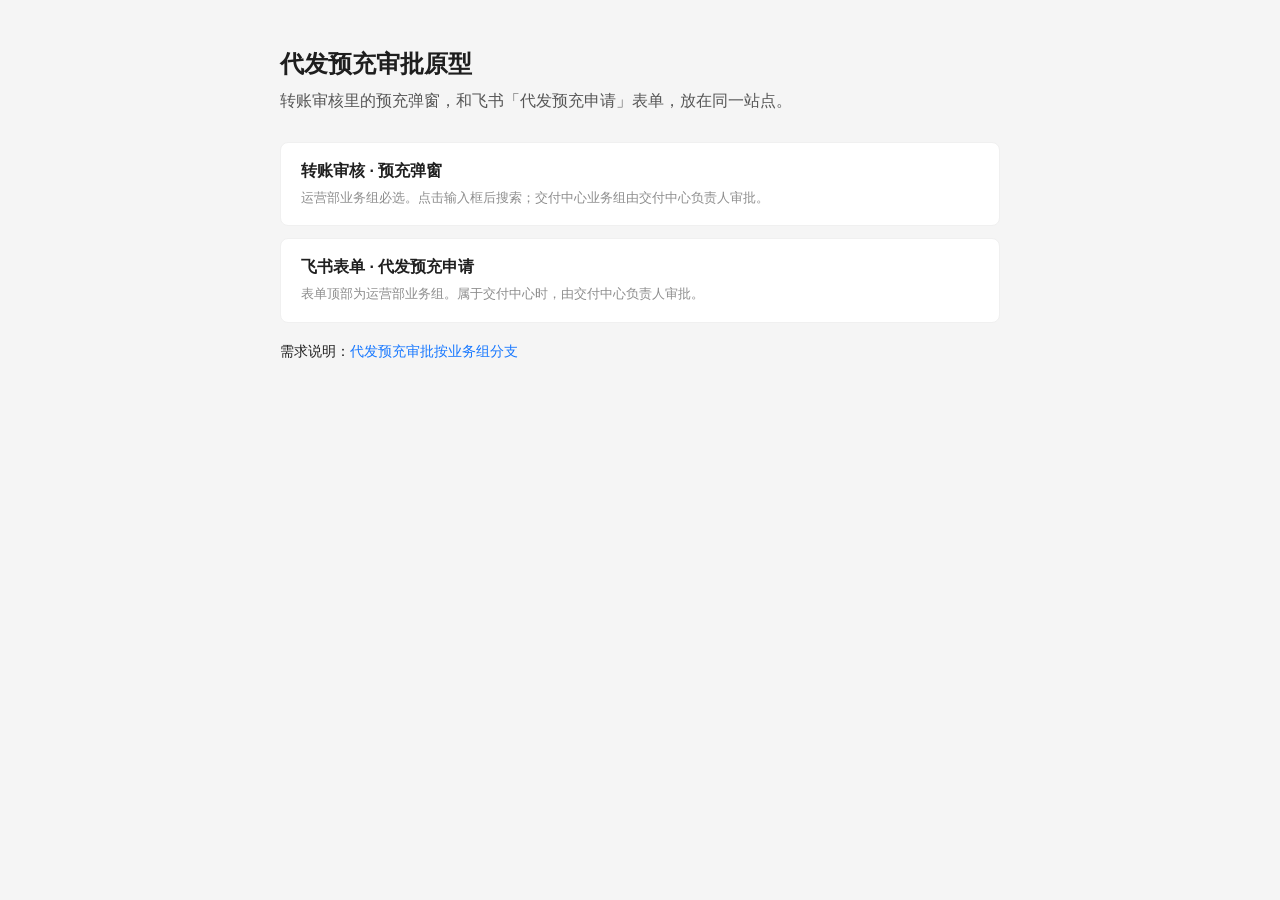
<file: index.html>
<!DOCTYPE html>
<html lang="zh-CN">
<head>
  <meta charset="utf-8" />
  <meta name="viewport" content="width=device-width, initial-scale=1" />
  <title>代发预充审批原型</title>
  <style>
    :root { color-scheme: light; }
    * { box-sizing: border-box; }
    body {
      margin: 0;
      min-height: 100vh;
      background: #f5f5f5;
      color: rgba(0, 0, 0, 0.88);
      font-family: "PingFang SC", "Hiragino Sans GB", "Noto Sans SC", "Microsoft YaHei", sans-serif;
    }
    main { max-width: 760px; margin: 0 auto; padding: 48px 20px 72px; }
    h1 { margin: 0 0 8px; font-size: 24px; font-weight: 600; }
    .lead { margin: 0 0 28px; color: rgba(0, 0, 0, 0.65); line-height: 1.6; }
    .cards { display: grid; gap: 12px; }
    a.card {
      display: block;
      padding: 18px 20px;
      background: #fff;
      border: 1px solid #f0f0f0;
      border-radius: 8px;
      text-decoration: none;
      color: inherit;
    }
    a.card:hover { border-color: #1677ff; }
    a.card strong { display: block; font-size: 16px; font-weight: 600; }
    a.card span { display: block; margin-top: 6px; color: rgba(0, 0, 0, 0.45); font-size: 13px; line-height: 1.5; }
    .doc {
      margin-top: 20px;
      font-size: 14px;
    }
    .doc a { color: #1677ff; text-decoration: none; }
    .doc a:hover { text-decoration: underline; }
  </style>
</head>
<body>
  <main>
    <h1>代发预充审批原型</h1>
    <p class="lead">转账审核里的预充弹窗，和飞书「代发预充申请」表单，放在同一站点。</p>
    <div class="cards">
      <a class="card" href="review/">
        <strong>转账审核 · 预充弹窗</strong>
        <span>运营部业务组必选。点击输入框后搜索；交付中心业务组由交付中心负责人审批。</span>
      </a>
      <a class="card" href="form/">
        <strong>飞书表单 · 代发预充申请</strong>
        <span>表单顶部为运营部业务组。属于交付中心时，由交付中心负责人审批。</span>
      </a>
    </div>
    <p class="doc">需求说明：<a href="https://bestfulfill.feishu.cn/wiki/RST4woQUsiJ3yFkPdu9czQxlntc" target="_blank" rel="noopener">代发预充审批按业务组分支</a></p>
  </main>
</body>
</html>
</file>
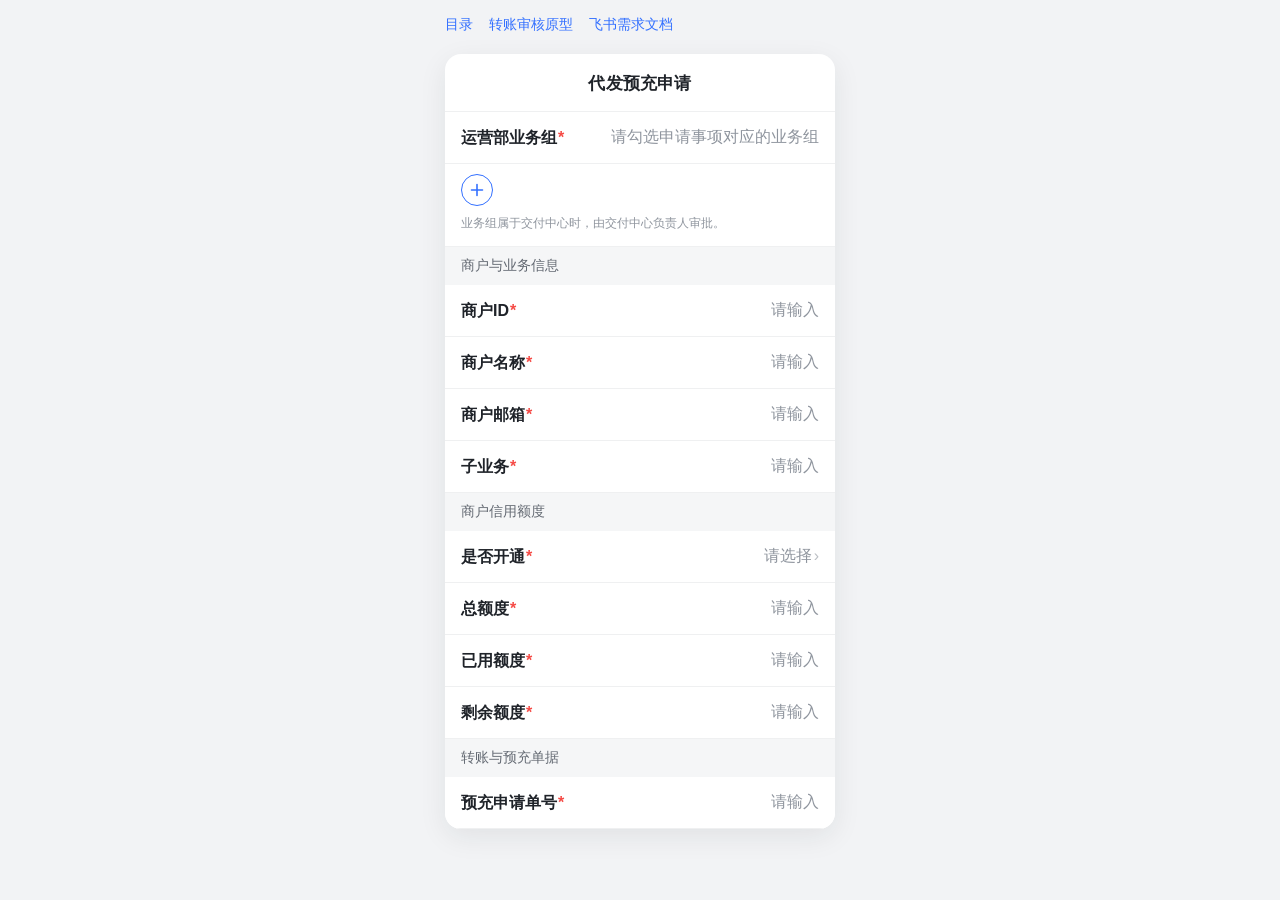
<file: form/index.html>
<!DOCTYPE html>
<html lang="zh-CN">
<head>
  <meta charset="utf-8" />
  <meta name="viewport" content="width=device-width, initial-scale=1" />
  <title>代发预充申请</title>
  <style>
    :root {
      --bg: #f2f3f5;
      --card: #ffffff;
      --line: #eff0f1;
      --section: #f5f6f7;
      --text: #1f2329;
      --placeholder: #8f959e;
      --star: #f54a45;
      --blue: #3370ff;
      --muted: #646a73;
    }
    * { box-sizing: border-box; }
    body {
      margin: 0;
      min-height: 100vh;
      background: var(--bg);
      color: var(--text);
      font-family: "PingFang SC", "Hiragino Sans GB", "Noto Sans SC", "Microsoft YaHei", sans-serif;
      display: flex;
      flex-direction: column;
      align-items: center;
      padding: 0 16px 64px;
    }
    .site-nav {
      width: min(390px, 100%);
      display: flex;
      gap: 16px;
      align-items: center;
      padding: 16px 0 20px;
      font-size: 14px;
    }
    .site-nav a { color: var(--blue); text-decoration: none; }
    .site-nav a:hover { text-decoration: underline; }
    .sheet {
      width: 390px;
      background: var(--card);
      border-radius: 16px;
      box-shadow: 0 8px 28px rgba(31, 35, 41, 0.08);
      overflow: hidden;
    }
    h1 {
      margin: 0;
      padding: 18px 16px 16px;
      text-align: center;
      font-size: 17px;
      font-weight: 600;
      letter-spacing: 0.2px;
      border-bottom: 1px solid var(--line);
    }
    .section {
      margin: 0;
      padding: 10px 16px;
      background: var(--section);
      color: var(--muted);
      font-size: 14px;
      font-weight: 400;
    }
    .row {
      min-height: 52px;
      padding: 0 16px;
      display: flex;
      align-items: center;
      justify-content: space-between;
      gap: 16px;
      border-bottom: 1px solid var(--line);
      background: var(--card);
    }
    .label {
      flex: none;
      font-size: 16px;
      font-weight: 600;
      line-height: 22px;
    }
    .star { color: var(--star); font-style: normal; font-weight: 600; margin-left: 1px; }
    .placeholder {
      min-width: 0;
      color: var(--placeholder);
      font-size: 16px;
      font-weight: 400;
      text-align: right;
      white-space: nowrap;
      overflow: hidden;
      text-overflow: ellipsis;
    }
    .chev { margin-left: 2px; color: #bbbfc4; }
    .group-add {
      padding: 10px 16px 14px;
      border-bottom: 1px solid var(--line);
      background: var(--card);
    }
    .plus {
      width: 32px;
      height: 32px;
      border-radius: 50%;
      border: 1.5px solid var(--blue);
      background: transparent;
      color: var(--blue);
      display: grid;
      place-items: center;
      padding: 0;
    }
    .plus svg { display: block; }
    .desc {
      margin: 8px 0 0;
      color: var(--placeholder);
      font-size: 12px;
      line-height: 1.5;
    }
  </style>
</head>
<body>
  <nav class="site-nav" aria-label="原型导航">
    <a href="../">目录</a>
    <a href="../review/">转账审核原型</a>
    <a href="https://bestfulfill.feishu.cn/wiki/RST4woQUsiJ3yFkPdu9czQxlntc" target="_blank" rel="noopener">飞书需求文档</a>
  </nav>
  <article class="sheet" aria-label="代发预充申请">
    <h1>代发预充申请</h1>

    <div class="row">
      <span class="label">运营部业务组<i class="star">*</i></span>
      <span class="placeholder">请勾选申请事项对应的业务组</span>
    </div>
    <div class="group-add">
      <button type="button" class="plus" aria-label="添加运营部业务组">
        <svg width="16" height="16" viewBox="0 0 16 16" fill="none" aria-hidden="true">
          <path d="M8 2.5v11M2.5 8h11" stroke="currentColor" stroke-width="1.6" stroke-linecap="round"></path>
        </svg>
      </button>
      <p class="desc">业务组属于交付中心时，由交付中心负责人审批。</p>
    </div>

    <h2 class="section">商户与业务信息</h2>
    <div class="row">
      <span class="label">商户ID<i class="star">*</i></span>
      <span class="placeholder">请输入</span>
    </div>
    <div class="row">
      <span class="label">商户名称<i class="star">*</i></span>
      <span class="placeholder">请输入</span>
    </div>
    <div class="row">
      <span class="label">商户邮箱<i class="star">*</i></span>
      <span class="placeholder">请输入</span>
    </div>
    <div class="row">
      <span class="label">子业务<i class="star">*</i></span>
      <span class="placeholder">请输入</span>
    </div>

    <h2 class="section">商户信用额度</h2>
    <div class="row">
      <span class="label">是否开通<i class="star">*</i></span>
      <span class="placeholder">请选择<span class="chev">›</span></span>
    </div>
    <div class="row">
      <span class="label">总额度<i class="star">*</i></span>
      <span class="placeholder">请输入</span>
    </div>
    <div class="row">
      <span class="label">已用额度<i class="star">*</i></span>
      <span class="placeholder">请输入</span>
    </div>
    <div class="row">
      <span class="label">剩余额度<i class="star">*</i></span>
      <span class="placeholder">请输入</span>
    </div>

    <h2 class="section">转账与预充单据</h2>
    <div class="row">
      <span class="label">预充申请单号<i class="star">*</i></span>
      <span class="placeholder">请输入</span>
    </div>
  </article>
</body>
</html>
</file>
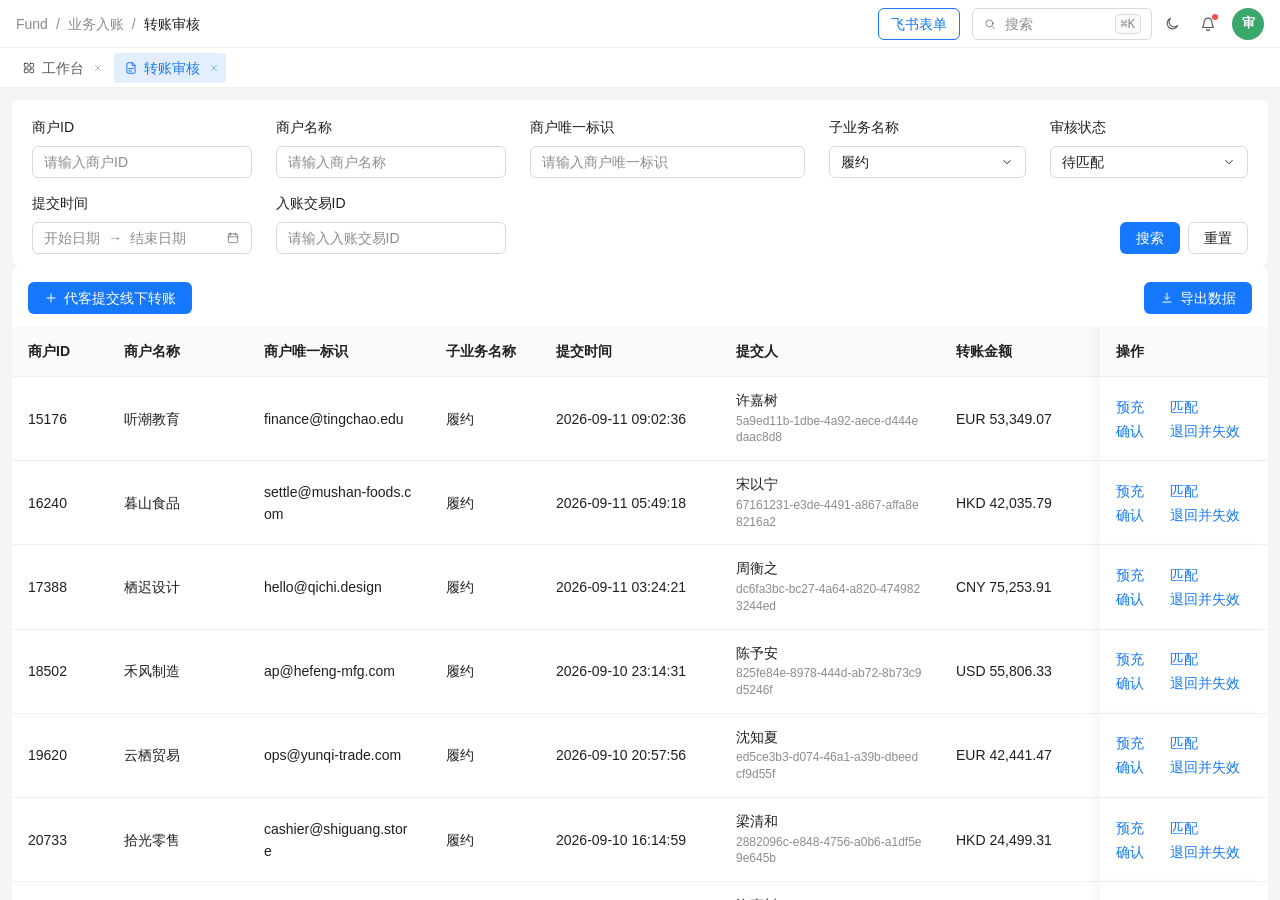
<file: review/index.html>
<!DOCTYPE html>
<html lang="zh-CN">
<head>
  <meta charset="UTF-8">
  <meta name="viewport" content="width=device-width, initial-scale=1.0">
  <title>Fund · 转账审核</title>
  <!--
    按资金后台「转账审核」截图还原版式。
    假设：右侧被挡住的列是转账金额；四项操作为预充、匹配、确认、退回并失效。
    列表、商户和金额都是虚构演示数据，不使用截图里的记录。
    打开时筛选已是「履约 / 待匹配」，与截图初始状态一致；点搜索后才按新条件过滤。
  -->
  <link rel="stylesheet" href="styles.css">
  <script src="../vendor/react.development.js" crossorigin="anonymous"></script>
  <script src="../vendor/react-dom.development.js" crossorigin="anonymous"></script>
  <script src="../vendor/babel.min.js" crossorigin="anonymous"></script>
</head>
<body>
  <div id="root"></div>
  <script type="text/babel" src="tweaks-panel.jsx"></script>
  <script type="text/babel" src="icons.jsx"></script>
  <script src="data.js"></script>
  <script type="text/babel" src="app.jsx"></script>
  <script type="text/babel">
    const TWEAK_DEFAULTS = /*EDITMODE-BEGIN*/{
      "primary": "#1677ff",
      "density": "默认",
      "dark": false
    }/*EDITMODE-END*/;

    function Root() {
      const [t, setTweak] = useTweaks(TWEAK_DEFAULTS);
      return <TransferApp t={t} setTweak={setTweak} />;
    }

    const root = ReactDOM.createRoot(document.getElementById("root"));
    root.render(<Root />);
  </script>
</body>
</html>
</file>
<file: review/styles.css>
* { box-sizing: border-box; }

html, body, #root { height: 100%; margin: 0; }

body {
  font-family: "PingFang SC", "Hiragino Sans GB", "Noto Sans SC", "Microsoft YaHei", "Segoe UI", sans-serif;
  color: rgba(0, 0, 0, 0.88);
  background: #f5f5f5;
}

button, input, select, textarea { font: inherit; color: inherit; }
button { cursor: pointer; }
button:disabled { cursor: not-allowed; }

.app {
  --primary: #1677ff;
  --primary-soft: color-mix(in srgb, var(--primary) 12%, #fff);
  --primary-hover: color-mix(in srgb, var(--primary) 82%, #fff);
  --bg: #f5f5f5;
  --card: #ffffff;
  --text: rgba(0, 0, 0, 0.88);
  --text-2: rgba(0, 0, 0, 0.65);
  --text-3: rgba(0, 0, 0, 0.45);
  --line: #f0f0f0;
  --line-strong: #d9d9d9;
  --hover: #fafafa;
  --header: #ffffff;
  --th: #fafafa;
  --shadow: 0 6px 16px rgba(0, 0, 0, 0.08), 0 3px 6px rgba(0, 0, 0, 0.04);
  --ctrl: 32px;
  --row-y: 14px;
  height: 100%;
  display: flex;
  flex-direction: column;
  background: var(--bg);
  color: var(--text);
  font-size: 14px;
  line-height: 1.5715;
}

.app[data-density="紧凑"] { --ctrl: 28px; --row-y: 8px; }
.app[data-density="宽松"] { --ctrl: 36px; --row-y: 18px; }

.app[data-theme="dark"] {
  --primary-soft: color-mix(in srgb, var(--primary) 24%, #1f1f1f);
  --primary-hover: color-mix(in srgb, var(--primary) 78%, #fff);
  --bg: #141414;
  --card: #1f1f1f;
  --text: rgba(255, 255, 255, 0.88);
  --text-2: rgba(255, 255, 255, 0.65);
  --text-3: rgba(255, 255, 255, 0.45);
  --line: #303030;
  --line-strong: #424242;
  --hover: rgba(255, 255, 255, 0.04);
  --header: #1f1f1f;
  --th: #262626;
  --shadow: 0 10px 28px rgba(0, 0, 0, 0.45);
}

.header {
  height: 48px;
  flex: none;
  display: flex;
  align-items: center;
  justify-content: space-between;
  gap: 16px;
  padding: 0 16px;
  background: var(--header);
  border-bottom: 1px solid var(--line);
  position: relative;
  z-index: 20;
}

.crumb {
  min-width: 0;
  display: flex;
  align-items: center;
  gap: 8px;
  color: var(--text-3);
}
.crumb button, .crumb span { white-space: nowrap; }
.crumb button { border: 0; background: transparent; padding: 0; color: inherit; }
.crumb button:hover { color: var(--primary); }
.crumb .current { color: var(--text); }

.tools { display: flex; align-items: center; gap: 4px; }
.form-link {
  height: 32px;
  margin-right: 8px;
  padding: 0 12px;
  border: 1px solid var(--primary);
  border-radius: 6px;
  color: var(--primary);
  background: var(--card);
  display: inline-flex;
  align-items: center;
  text-decoration: none;
  white-space: nowrap;
}
.form-link:hover { background: var(--primary-soft); }

.search-btn {
  height: 32px;
  width: 180px;
  border: 1px solid var(--line-strong);
  border-radius: 6px;
  background: var(--card);
  color: var(--text-3);
  display: flex;
  align-items: center;
  gap: 8px;
  padding: 0 10px;
}
.search-btn:hover { border-color: var(--primary); color: var(--text-2); }
.search-btn span { flex: 1; text-align: left; }
.kbd {
  height: 20px;
  padding: 0 5px;
  border: 1px solid var(--line-strong);
  border-radius: 4px;
  background: var(--th);
  color: var(--text-3);
  font-size: 12px;
  line-height: 18px;
}

.icon-btn {
  width: 32px;
  height: 32px;
  border: 0;
  border-radius: 6px;
  background: transparent;
  color: var(--text-2);
  display: grid;
  place-items: center;
  position: relative;
}
.icon-btn:hover, .icon-btn.on { background: var(--hover); color: var(--text); }
.dot {
  position: absolute;
  top: 6px;
  right: 6px;
  width: 6px;
  height: 6px;
  border-radius: 50%;
  background: #ff4d4f;
}

.avatar-btn {
  width: 32px;
  height: 32px;
  border: 0;
  border-radius: 50%;
  background: #3aa76d;
  color: #fff;
  display: grid;
  place-items: center;
  font-size: 13px;
  font-weight: 600;
  margin-left: 4px;
}

.tabs {
  height: 40px;
  flex: none;
  display: flex;
  align-items: center;
  gap: 4px;
  padding: 0 12px;
  background: var(--header);
  border-bottom: 1px solid var(--line);
}

.tab {
  height: 30px;
  border: 0;
  border-radius: 4px;
  background: transparent;
  color: var(--text-2);
  display: inline-flex;
  align-items: center;
  gap: 6px;
  padding: 0 4px 0 10px;
  white-space: nowrap;
}
.tab:hover { background: var(--hover); }
.tab.active { background: var(--primary-soft); color: var(--primary); }
.tab-x {
  width: 16px;
  height: 16px;
  border: 0;
  border-radius: 4px;
  background: transparent;
  color: inherit;
  display: grid;
  place-items: center;
  padding: 0;
  opacity: 0.55;
}
.tab-x:hover { opacity: 1; background: color-mix(in srgb, var(--primary) 12%, transparent); }

.content {
  flex: 1;
  min-height: 0;
  overflow: auto;
  padding: 12px;
  display: flex;
  flex-direction: column;
  gap: 12px;
}

.card {
  background: var(--card);
  border-radius: 8px;
  padding: 16px 20px 12px;
}

.filter-card { position: relative; z-index: 4; }
.table-card { position: relative; z-index: 1; padding: 12px 0 0; }

.filter-grid {
  display: grid;
  grid-template-columns: 1fr 1.05fr 1.25fr 0.9fr 0.9fr;
  gap: 14px 24px;
  align-items: end;
}

.field { display: flex; flex-direction: column; gap: 8px; min-width: 0; }
.field > span { color: var(--text); }

.control {
  height: var(--ctrl);
  width: 100%;
  border: 1px solid var(--line-strong);
  border-radius: 6px;
  background: var(--card);
  padding: 0 11px;
  outline: none;
}
.control::placeholder { color: var(--text-3); }
.control:hover { border-color: var(--primary); }
.control:focus { border-color: var(--primary); box-shadow: 0 0 0 2px color-mix(in srgb, var(--primary) 16%, transparent); }

.select { position: relative; }
.select-btn {
  display: flex;
  align-items: center;
  justify-content: space-between;
  gap: 8px;
  text-align: left;
  cursor: pointer;
}
.select-btn span { overflow: hidden; text-overflow: ellipsis; white-space: nowrap; }
.select-menu {
  position: absolute;
  left: 0;
  right: 0;
  top: calc(100% + 4px);
  background: var(--card);
  border-radius: 8px;
  box-shadow: var(--shadow);
  padding: 4px;
  z-index: 6;
}
.select-menu button {
  width: 100%;
  height: 32px;
  border: 0;
  border-radius: 6px;
  background: transparent;
  text-align: left;
  padding: 0 10px;
}
.select-menu button:hover, .select-menu button.on { background: var(--primary-soft); color: var(--primary); }

.range {
  display: flex;
  align-items: center;
  gap: 8px;
  position: relative;
}
.range-text {
  border: 0;
  background: transparent;
  padding: 0;
  color: var(--text);
  font-variant-numeric: tabular-nums;
}
.range-text.placeholder { color: var(--text-3); }
.range-arrow, .range .calendar { color: var(--text-3); flex: none; }
.range .calendar { margin-left: auto; display: grid; }
.picker-proxy {
  position: absolute;
  width: 1px;
  height: 1px;
  opacity: 0;
  pointer-events: none;
}

.filter-actions {
  grid-column: 4 / 6;
  display: flex;
  justify-content: flex-end;
  gap: 8px;
}

.btn {
  height: var(--ctrl);
  padding: 0 15px;
  border-radius: 6px;
  border: 1px solid transparent;
  display: inline-flex;
  align-items: center;
  justify-content: center;
  gap: 6px;
  white-space: nowrap;
}
.btn.primary { background: var(--primary); color: #fff; }
.btn.primary:hover { background: var(--primary-hover); }
.btn.default { background: var(--card); color: var(--text); border-color: var(--line-strong); }
.btn.default:hover { color: var(--primary); border-color: var(--primary); }
.btn:disabled { opacity: 0.45; }

.toolbar {
  display: flex;
  align-items: center;
  justify-content: space-between;
  gap: 12px;
  padding: 4px 16px 12px;
}

.table-wrap { width: 100%; overflow: auto; }
table { width: 100%; border-collapse: separate; border-spacing: 0; min-width: 1180px; }
th, td {
  padding: var(--row-y) 16px;
  border-bottom: 1px solid var(--line);
  text-align: left;
  vertical-align: middle;
  font-weight: 400;
  background: var(--card);
}
th {
  background: var(--th);
  font-weight: 600;
  color: var(--text);
  white-space: nowrap;
}
tbody tr:hover td { background: var(--hover); }
.stack { display: flex; flex-direction: column; gap: 2px; line-height: 1.4; }
.break { word-break: break-all; white-space: normal; max-width: 210px; }
.sub { color: var(--text-3); font-size: 12px; word-break: break-all; }
.time, .money { font-variant-numeric: tabular-nums; white-space: nowrap; }
.tag {
  display: inline-flex;
  margin-left: 8px;
  height: 20px;
  padding: 0 6px;
  border-radius: 4px;
  background: var(--primary-soft);
  color: var(--primary);
  font-size: 12px;
  line-height: 20px;
  vertical-align: 1px;
}

.ops {
  position: sticky;
  right: 0;
  min-width: 168px;
  box-shadow: -8px 0 8px rgba(0, 0, 0, 0.03);
  z-index: 1;
}
th.ops { z-index: 2; }
.ops-grid {
  display: grid;
  grid-template-columns: 36px auto;
  column-gap: 18px;
  row-gap: 2px;
  justify-content: start;
}
.link-action {
  border: 0;
  background: transparent;
  padding: 0;
  color: var(--primary);
  text-align: left;
  line-height: 22px;
}
.link-action:hover { opacity: 0.75; }
.link-action:disabled { color: var(--text-3); opacity: 1; }

.pager {
  display: flex;
  align-items: center;
  justify-content: space-between;
  gap: 12px;
  padding: 12px 16px;
  color: var(--text-2);
}
.pager-left, .pager-pages { display: flex; align-items: center; gap: 8px; }
.pager select, .page-btn {
  height: 32px;
  min-width: 32px;
  border: 1px solid var(--line-strong);
  border-radius: 6px;
  background: var(--card);
  color: var(--text);
  padding: 0 8px;
}
.page-btn { display: grid; place-items: center; padding: 0; }
.page-btn.text { min-width: 32px; padding: 0 6px; font-size: 12px; }
.page-btn.on { background: var(--primary); border-color: var(--primary); color: #fff; }
.page-btn:disabled { opacity: 0.35; }
.page-btn:not(:disabled):hover { border-color: var(--primary); color: var(--primary); }
.page-btn.on:hover { color: #fff; }

.empty {
  display: flex;
  flex-direction: column;
  align-items: center;
  gap: 8px;
  padding: 56px 16px;
  color: var(--text-3);
}
.empty p { margin: 0; }

.stats { display: grid; grid-template-columns: repeat(4, minmax(0, 1fr)); gap: 12px; }
.stat {
  background: var(--card);
  border: 0;
  border-radius: 8px;
  padding: 16px 18px;
  text-align: left;
}
.stat:hover { box-shadow: var(--shadow); }
.stat span { color: var(--text-3); }
.stat b {
  display: block;
  margin-top: 6px;
  font-size: 28px;
  line-height: 1.15;
  font-weight: 650;
  font-variant-numeric: tabular-nums;
}
.section-title { margin: 0; font-size: 14px; font-weight: 600; }
.card-head {
  display: flex;
  align-items: center;
  justify-content: space-between;
  padding: 14px 16px 0;
}

.tool { position: relative; }
.pop {
  position: absolute;
  top: calc(100% + 8px);
  right: 0;
  width: 300px;
  background: var(--card);
  border-radius: 8px;
  box-shadow: var(--shadow);
  z-index: 30;
  overflow: hidden;
}
.pop-hd { padding: 10px 12px; font-weight: 600; border-bottom: 1px solid var(--line); }
.note {
  width: 100%;
  border: 0;
  border-bottom: 1px solid var(--line);
  background: transparent;
  text-align: left;
  padding: 10px 12px;
  display: flex;
  flex-direction: column;
  gap: 2px;
}
.note:hover { background: var(--hover); }
.note small { color: var(--text-3); }
.user-pop { width: 180px; padding: 8px; }
.user-pop p { margin: 4px 8px 8px; color: var(--text-3); font-size: 12px; }
.user-pop button {
  width: 100%;
  height: 32px;
  border: 0;
  border-radius: 6px;
  background: transparent;
  text-align: left;
  padding: 0 8px;
}
.user-pop button:hover { background: var(--primary-soft); color: var(--primary); }

.mask {
  position: fixed;
  inset: 0;
  z-index: 40;
  background: rgba(0, 0, 0, 0.45);
  display: flex;
  align-items: center;
  justify-content: center;
  padding: 24px;
}
.dialog {
  width: min(520px, 100%);
  background: var(--card);
  color: var(--text);
  border-radius: 8px;
  box-shadow: var(--shadow);
  padding: 16px 20px 16px;
}
.dialog.wide { width: min(640px, 100%); }
.dialog-hd { display: flex; align-items: center; justify-content: space-between; gap: 12px; }
.dialog-hd h2 { margin: 0; font-size: 16px; font-weight: 600; }
.dialog .hint { margin: 8px 0 0; color: var(--text-2); }
.form-grid {
  margin-top: 16px;
  display: grid;
  grid-template-columns: 1fr 1fr;
  gap: 14px 16px;
}
.form-grid .full { grid-column: 1 / -1; }
.err { color: #ff4d4f; font-size: 12px; min-height: 0; }
.desc {
  margin-top: 16px;
  display: grid;
  grid-template-columns: 96px 1fr;
  gap: 10px 12px;
}
.desc span { color: var(--text-3); }
.desc b { font-weight: 500; word-break: break-all; }
.dialog-ft { display: flex; justify-content: flex-end; gap: 8px; margin-top: 20px; }

.pre-dialog {
  width: min(760px, 100%);
  max-height: calc(100vh - 48px);
  overflow: auto;
  padding: 16px 24px 20px;
}
.pre-section { margin: 18px 0 10px; font-size: 14px; font-weight: 600; }
.info-grid {
  display: grid;
  grid-template-columns: 112px 1fr 112px 1fr;
  border-top: 1px solid var(--line-strong);
  border-left: 1px solid var(--line-strong);
}
.info-grid > div {
  min-height: 40px;
  padding: 8px 12px;
  border-right: 1px solid var(--line-strong);
  border-bottom: 1px solid var(--line-strong);
  display: flex;
  align-items: center;
}
.info-grid .lab { background: var(--th); color: var(--text); }
.info-grid .span3 { grid-column: 2 / -1; }
.notice {
  margin-top: 12px;
  padding: 8px 12px;
  border-radius: 6px;
  background: color-mix(in srgb, var(--primary) 12%, var(--card));
  color: var(--primary);
  display: flex;
  align-items: flex-start;
  gap: 8px;
}
.notice svg { flex: none; margin-top: 2px; }
.group-box {
  height: var(--ctrl);
  display: flex;
  align-items: center;
  border: 1px solid var(--line-strong);
  border-radius: 6px;
  background: var(--card);
  padding-right: 10px;
}
.group-box input {
  flex: 1;
  min-width: 0;
  height: 100%;
  border: 0;
  outline: none;
  background: transparent;
  padding: 0 11px;
  color: inherit;
}
.group-box input::placeholder { color: var(--text-3); }
.group-box svg { flex: none; color: var(--text-3); }
.group-box:focus-within, .group-box.open { border-color: var(--primary); }
.group-box.bad { border-color: #ff4d4f; }
.group-menu {
  margin-top: 8px;
  background: var(--card);
  border-radius: 8px;
  box-shadow: var(--shadow);
  padding: 8px 10px;
}
.group-menu button {
  width: 100%;
  min-height: 32px;
  border: 0;
  border-radius: 6px;
  background: transparent;
  text-align: left;
  padding: 6px 8px;
}
.group-menu button:hover, .group-menu button.on { background: var(--primary-soft); color: var(--primary); }
.group-empty { padding: 4px 6px 6px; }
.group-hint {
  display: flex;
  align-items: center;
  gap: 6px;
  color: var(--text);
}
.group-hint svg { color: var(--primary); }
.group-empty p { margin: 6px 0 0; color: var(--text-3); font-size: 13px; line-height: 1.5; }
.group-empty .miss { color: var(--text-2); }
.route-note { margin: 0; color: var(--text-2); font-size: 13px; line-height: 1.5; }
.route-note.delivery { color: var(--primary); }
.req { color: #ff4d4f; font-style: normal; margin-right: 2px; }
.pre-dialog .field { margin-top: 14px; }
.amount-box, .remark-box {
  border: 1px solid var(--line-strong);
  border-radius: 6px;
  background: var(--card);
}
.amount-box { height: var(--ctrl); display: flex; align-items: center; }
.amount-box input, .remark-box textarea {
  border: 0;
  outline: none;
  background: transparent;
  width: 100%;
  color: inherit;
}
.amount-box input { height: 100%; padding: 0 11px; }
.amount-box input::placeholder, .remark-box textarea::placeholder { color: var(--text-3); }
.amount-box b { flex: none; padding-right: 12px; font-weight: 400; color: var(--text); }
.amount-box:focus-within, .remark-box:focus-within {
  border-color: var(--primary);
  box-shadow: 0 0 0 2px color-mix(in srgb, var(--primary) 16%, transparent);
}
.amount-box.bad, .remark-box.bad { border-color: #ff4d4f; }
.remark-box { position: relative; }
.remark-box textarea { min-height: 96px; padding: 8px 11px 24px; resize: vertical; }
.remark-box > em {
  position: absolute;
  right: 12px;
  bottom: 6px;
  color: var(--text-3);
  font-style: normal;
  font-size: 12px;
}
.pre-ft {
  margin-top: 18px;
  display: flex;
  align-items: center;
  justify-content: flex-end;
  gap: 16px;
}
.pre-warn { color: #ff4d4f; font-size: 13px; margin-right: auto; }
.pre-actions { display: flex; gap: 8px; flex: none; }
.preview-mask { z-index: 50; }
.preview-dialog { width: min(440px, 100%); }
.file-name { margin: 12px 0 0; color: var(--text-2); }
.slip {
  margin-top: 12px;
  border: 1px dashed var(--line-strong);
  border-radius: 8px;
  padding: 16px;
  background: var(--th);
}
.slip > b { display: block; margin-bottom: 8px; }
.slip p { margin: 12px 0 0; color: var(--text-3); font-size: 13px; }
textarea.control { height: 72px; padding: 8px 11px; resize: vertical; }

.mask.palette { align-items: flex-start; padding-top: 12vh; }
.palette-box {
  width: min(560px, 100%);
  background: var(--card);
  color: var(--text);
  border-radius: 10px;
  box-shadow: var(--shadow);
  overflow: hidden;
}
.palette-box input {
  width: 100%;
  height: 52px;
  border: 0;
  border-bottom: 1px solid var(--line);
  background: transparent;
  padding: 0 16px;
  outline: none;
  font-size: 15px;
}
.palette-list { max-height: 320px; overflow: auto; padding: 6px; }
.hit {
  width: 100%;
  border: 0;
  background: transparent;
  border-radius: 6px;
  min-height: 40px;
  display: flex;
  align-items: center;
  justify-content: space-between;
  gap: 12px;
  padding: 8px 10px;
  text-align: left;
}
.hit.on, .hit:hover { background: var(--primary-soft); }
.hit small { color: var(--text-3); }
.palette-ft {
  display: flex;
  gap: 8px;
  align-items: center;
  padding: 8px 14px;
  border-top: 1px solid var(--line);
  color: var(--text-3);
  font-size: 12px;
}
.palette-ft b {
  font-weight: 500;
  border: 1px solid var(--line-strong);
  border-radius: 4px;
  padding: 0 5px;
  color: var(--text-2);
}

.toasts {
  position: fixed;
  top: 20px;
  left: 50%;
  transform: translateX(-50%);
  z-index: 80;
  display: flex;
  flex-direction: column;
  gap: 8px;
  pointer-events: none;
}
.toast {
  background: var(--card);
  color: var(--text);
  border-radius: 8px;
  box-shadow: var(--shadow);
  padding: 10px 14px;
  display: flex;
  align-items: center;
  gap: 8px;
}
.toast .ok { color: #3aa76d; display: grid; }

.bar {
  position: absolute;
  left: 0;
  right: 0;
  bottom: -1px;
  height: 2px;
  overflow: hidden;
  pointer-events: none;
}
.bar > div {
  height: 100%;
  width: 35%;
  background: var(--primary);
  animation: load 0.8s ease-in-out infinite;
}

.sr {
  position: absolute;
  width: 1px;
  height: 1px;
  padding: 0;
  margin: -1px;
  overflow: hidden;
  clip: rect(0, 0, 0, 0);
  border: 0;
}

@media (max-width: 1100px) {
  .filter-grid { grid-template-columns: 1fr 1fr; }
  .filter-actions { grid-column: auto; justify-content: flex-start; }
  .stats { grid-template-columns: 1fr 1fr; }
  .search-btn { width: 42px; }
  .search-btn span, .kbd { display: none; }
  .form-grid { grid-template-columns: 1fr; }
}

@media (prefers-reduced-motion: reduce) {
  *, *::before, *::after {
    animation: none !important;
    transition: none !important;
  }
}

@keyframes load {
  0% { transform: translateX(-120%); }
  100% { transform: translateX(320%); }
}
</file>
